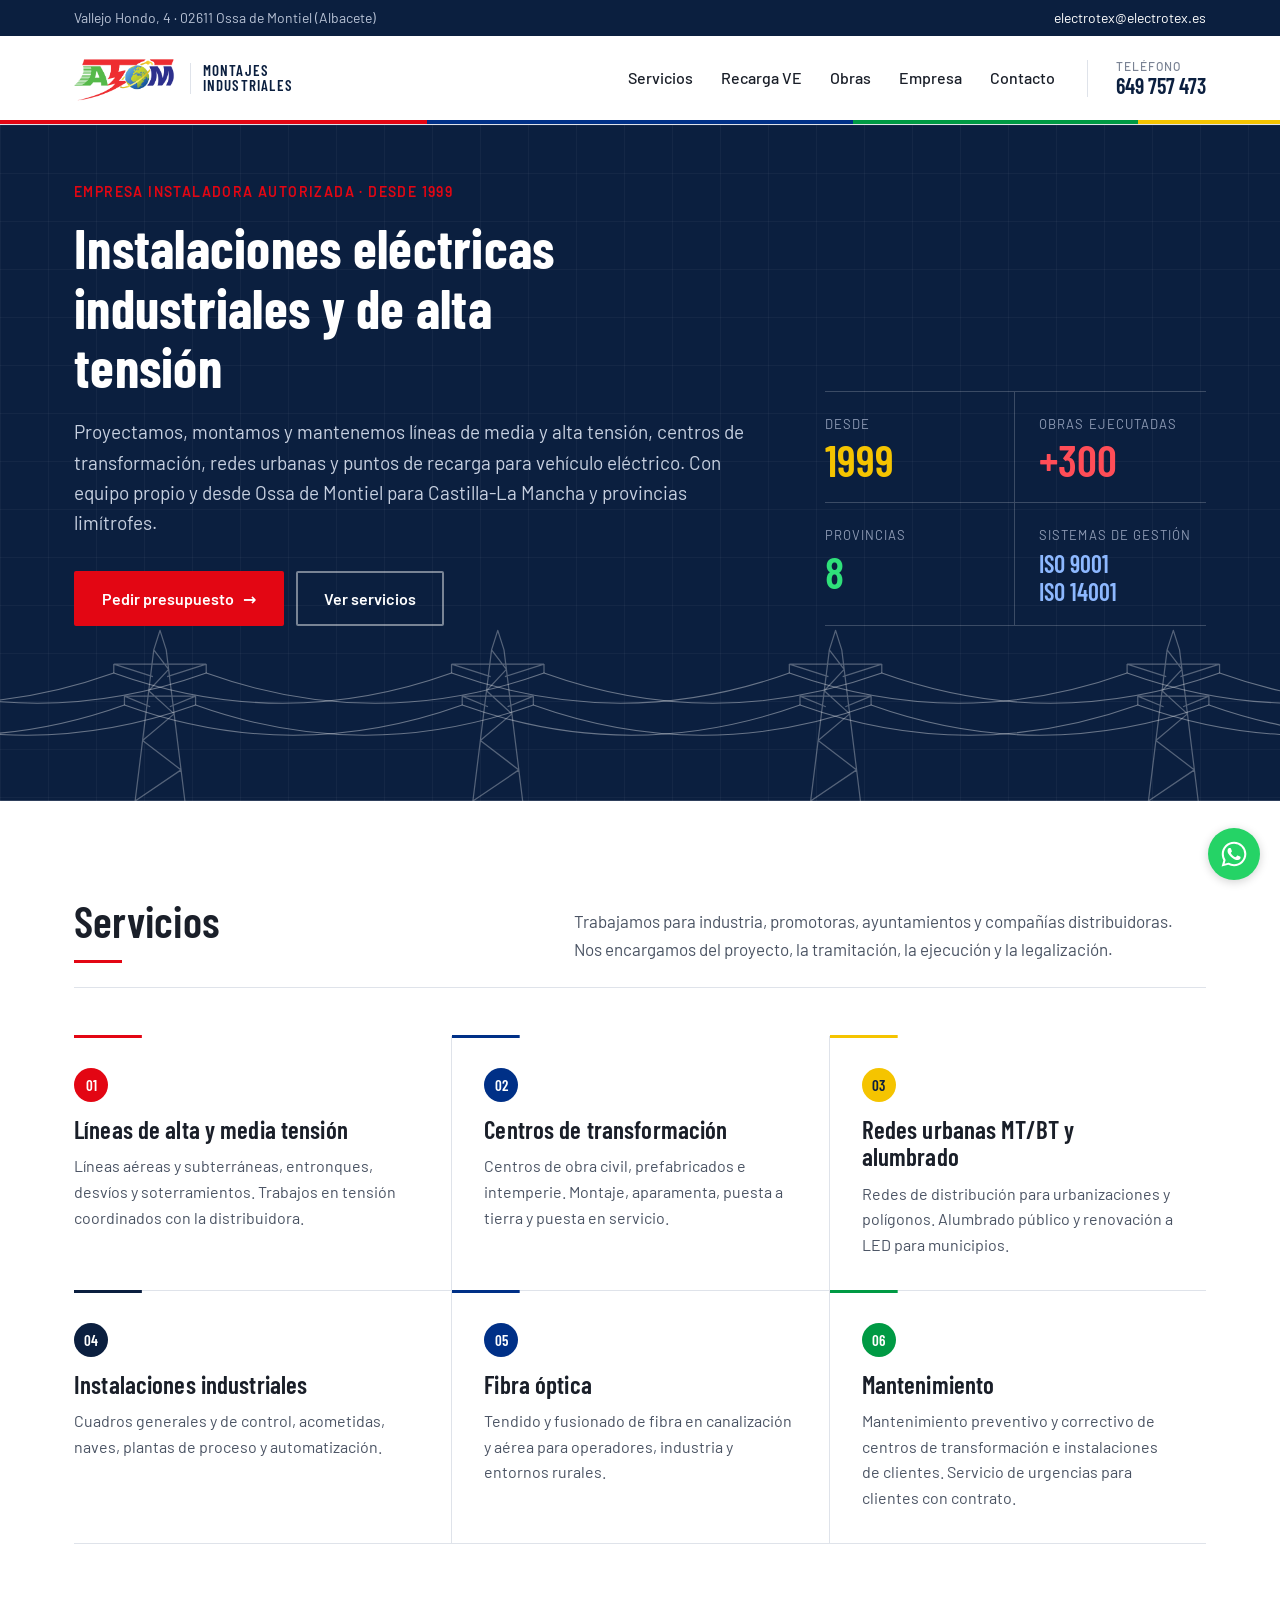
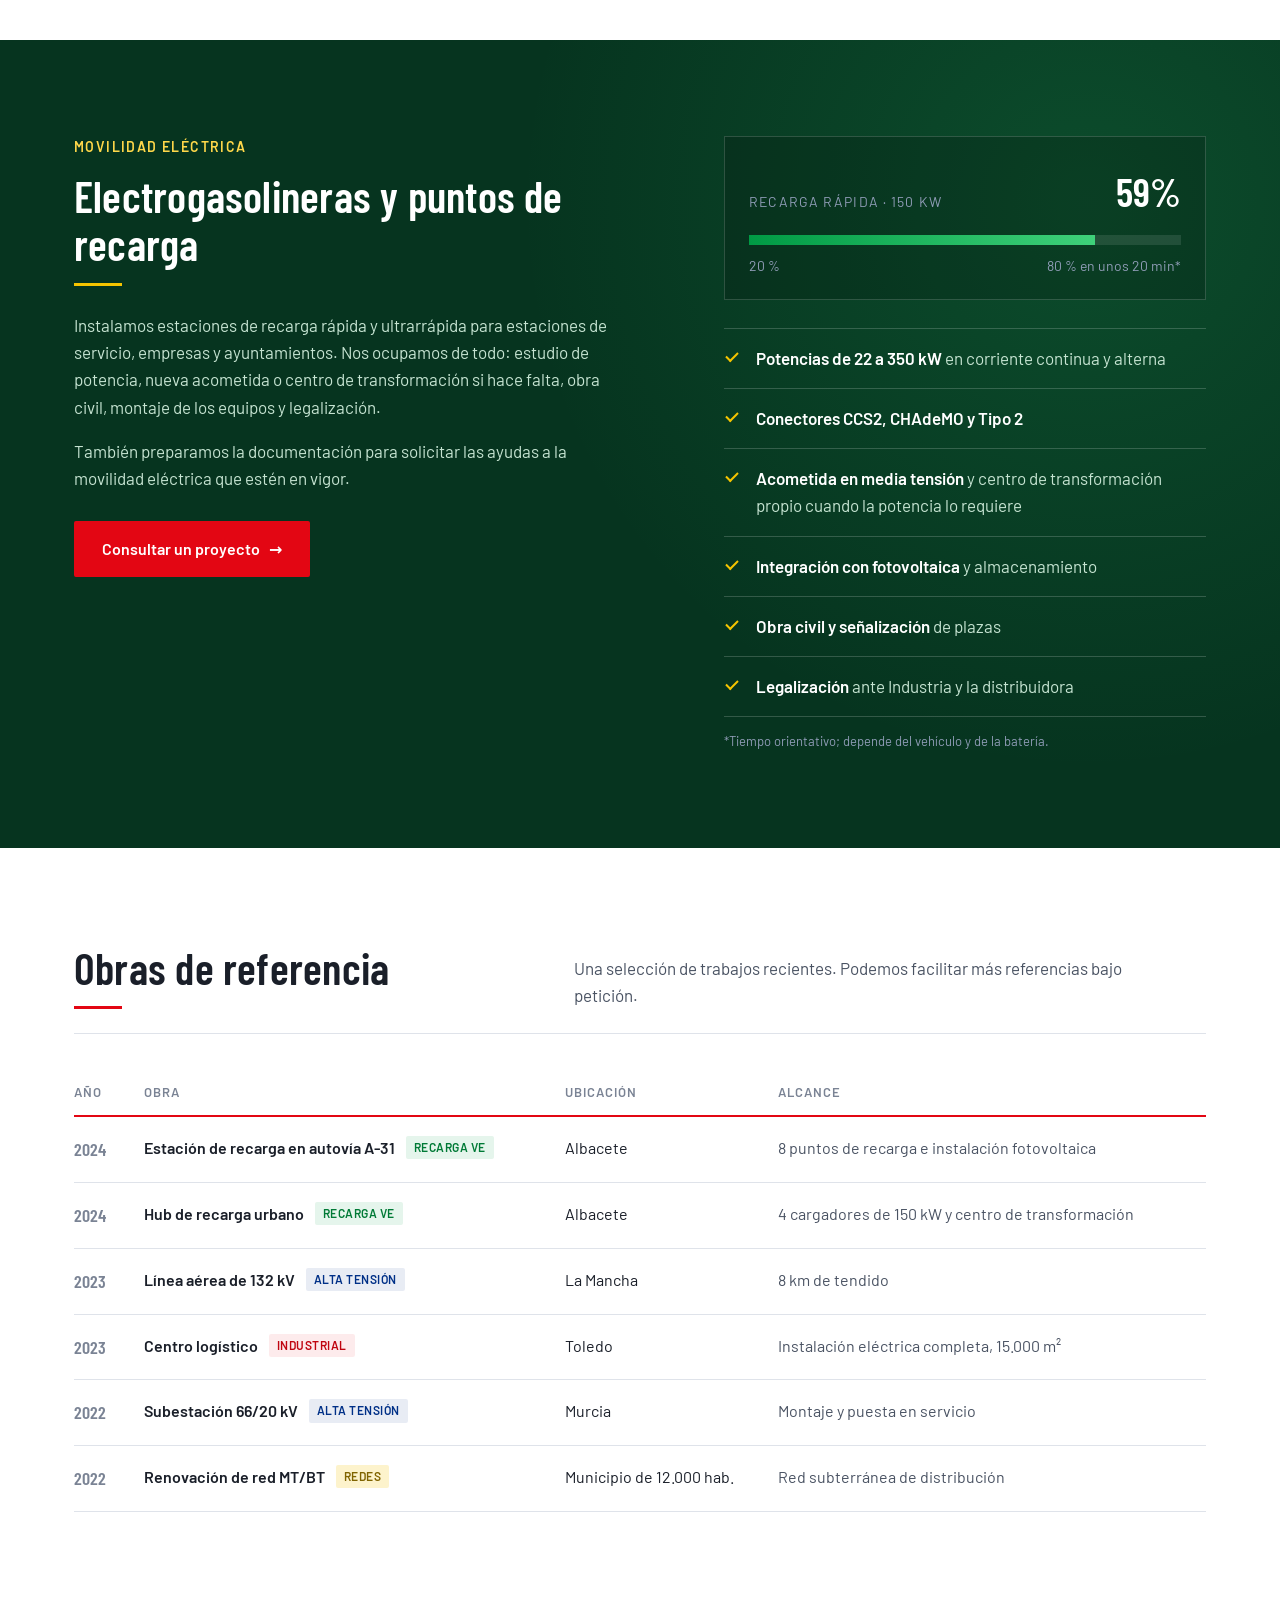
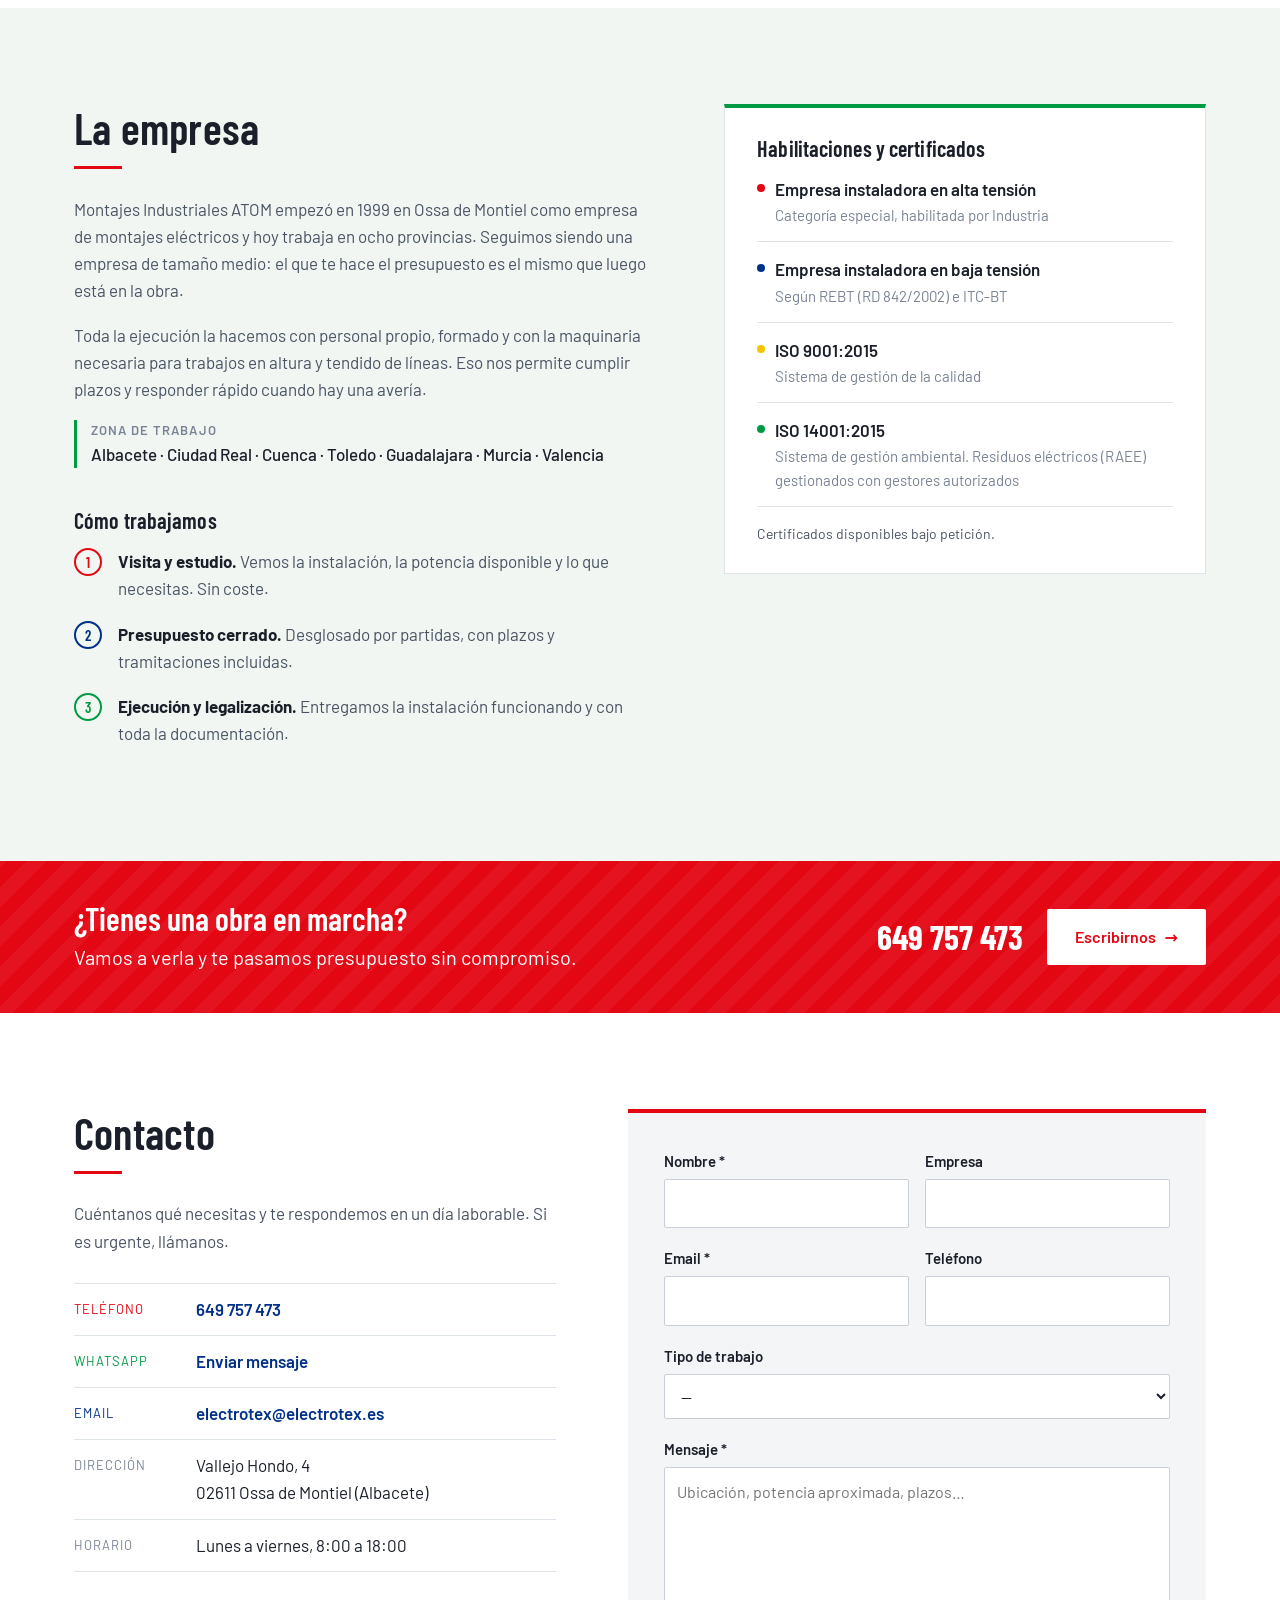
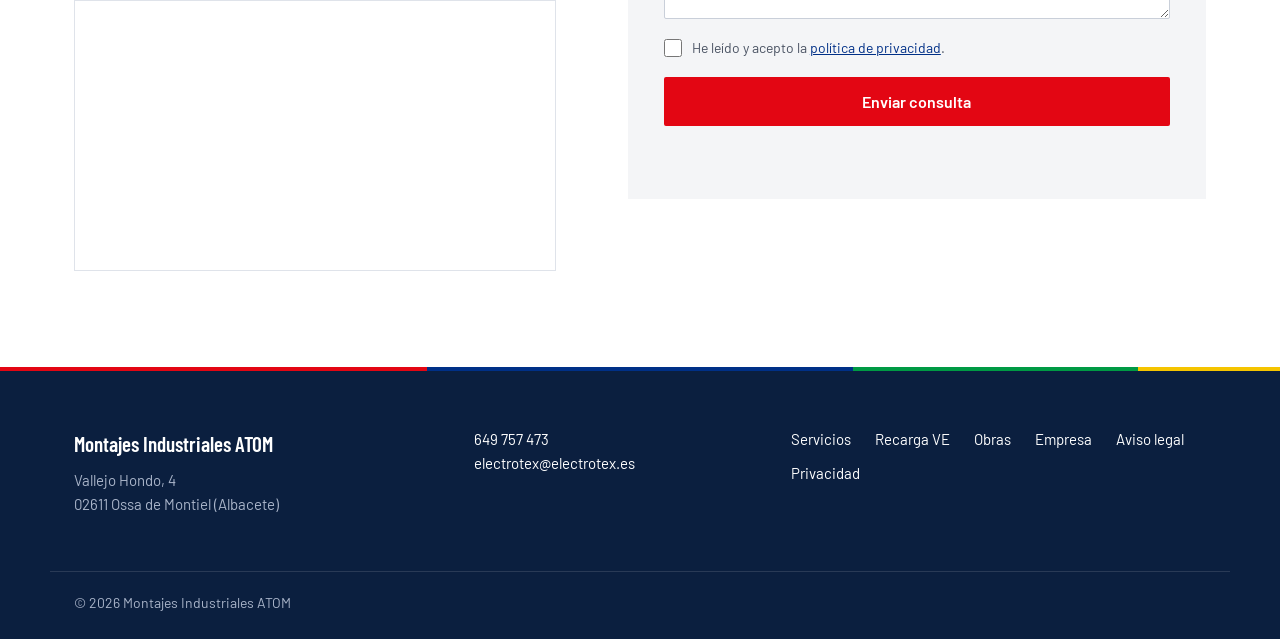
<file: index.html>
<!DOCTYPE html>
<html lang="es">
<head>
  <meta charset="UTF-8" />
  <meta name="viewport" content="width=device-width, initial-scale=1.0" />

  <title>Montajes Industriales ATOM · Instalaciones eléctricas industriales y alta tensión</title>
  <meta name="description" content="Instalaciones eléctricas industriales, líneas de alta y media tensión, centros de transformación y electrogasolineras. Empresa instaladora autorizada en Ossa de Montiel (Albacete) desde 1999." />
  <link rel="canonical" href="https://www.atomelectricidad.es/" />

  <meta property="og:type"        content="website" />
  <meta property="og:title"       content="Montajes Industriales ATOM" />
  <meta property="og:description" content="Instalaciones eléctricas industriales, alta tensión y electrogasolineras desde 1999." />
  <meta property="og:image"       content="https://www.atomelectricidad.es/logo.png" />
  <meta property="og:url"         content="https://www.atomelectricidad.es/" />
  <meta property="og:locale"      content="es_ES" />

  <meta name="theme-color" content="#0b1f3f" />
  <link rel="icon" type="image/png" href="logo.png" />

  <link rel="preconnect" href="https://fonts.googleapis.com" />
  <link rel="preconnect" href="https://fonts.gstatic.com" crossorigin />
  <link href="https://fonts.googleapis.com/css2?family=Barlow+Condensed:wght@500;600;700&family=Barlow:wght@400;500;600&display=swap" rel="stylesheet" />

  <link rel="stylesheet" href="css/styles.css" />

  <script type="application/ld+json">
  {
    "@context": "https://schema.org",
    "@type": "ElectricalContractor",
    "name": "Montajes Industriales ATOM",
    "image": "https://www.atomelectricidad.es/logo.png",
    "telephone": "+34649757473",
    "email": "electrotex@electrotex.es",
    "url": "https://www.atomelectricidad.es",
    "address": {
      "@type": "PostalAddress",
      "streetAddress": "Vallejo Hondo, 4",
      "addressLocality": "Ossa de Montiel",
      "postalCode": "02611",
      "addressRegion": "Albacete",
      "addressCountry": "ES"
    },
    "geo": { "@type": "GeoCoordinates", "latitude": 38.5966, "longitude": -2.7338 },
    "openingHours": "Mo-Fr 08:00-18:00",
    "areaServed": ["Albacete","Ciudad Real","Murcia","Toledo","Cuenca","Guadalajara","Valencia"]
  }
  </script>
</head>

<body>

<a class="skip" href="#main">Saltar al contenido</a>

<!-- Barra superior -->
<div class="topbar">
  <div class="wrap topbar-inner">
    <span>Vallejo Hondo, 4 · 02611 Ossa de Montiel (Albacete)</span>
    <span class="topbar-right">
      <a href="mailto:electrotex@electrotex.es">electrotex@electrotex.es</a>
    </span>
  </div>
</div>

<!-- Cabecera -->
<header class="header" id="header">
  <div class="wrap header-inner">
    <a href="#top" class="brand" aria-label="Montajes Industriales ATOM — inicio">
      <img src="logo.png" alt="ATOM" width="120" height="58" />
      <span class="brand-name">Montajes<br />Industriales</span>
    </a>

    <nav class="nav" id="nav" aria-label="Navegación principal">
      <a href="#servicios">Servicios</a>
      <a href="#recarga">Recarga VE</a>
      <a href="#obras">Obras</a>
      <a href="#empresa">Empresa</a>
      <a href="#contacto">Contacto</a>
      <a href="tel:+34649757473" class="nav-phone-mobile">Llamar · 649 757 473</a>
    </nav>

    <a href="tel:+34649757473" class="header-phone">
      <small>Teléfono</small>
      649 757 473
    </a>

    <button class="burger" id="burger" aria-label="Abrir menú" aria-expanded="false" aria-controls="nav">
      <span></span><span></span>
    </button>
  </div>
  <div class="brand-stripe" aria-hidden="true"><span></span><span></span><span></span><span></span></div>
</header>

<main id="main">

<!-- Portada -->
<section class="hero" id="top">
  <div class="hero-line" id="hero-line" aria-hidden="true"></div>
  <div class="wrap hero-grid">
    <div class="hero-text">
      <p class="kicker">Empresa instaladora autorizada · Desde 1999</p>
      <h1>Instalaciones eléctricas industriales y de alta tensión</h1>
      <p class="hero-lead">
        Proyectamos, montamos y mantenemos líneas de media y alta tensión, centros de
        transformación, redes urbanas y puntos de recarga para vehículo eléctrico.
        Con equipo propio y desde Ossa de Montiel para Castilla-La Mancha y provincias limítrofes.
      </p>
      <div class="hero-actions">
        <a href="#contacto" class="btn btn-primary">Pedir presupuesto <span class="arr" aria-hidden="true">→</span></a>
        <a href="#servicios" class="btn btn-outline-light">Ver servicios</a>
      </div>
    </div>

    <dl class="hero-facts">
      <div><dt>Desde</dt><dd>1999</dd></div>
      <div><dt>Obras ejecutadas</dt><dd>+<span data-count="300">300</span></dd></div>
      <div><dt>Provincias</dt><dd><span data-count="8">8</span></dd></div>
      <div><dt>Sistemas de gestión</dt><dd class="dd-sm">ISO 9001<br />ISO 14001</dd></div>
    </dl>
  </div>
</section>

<!-- Servicios -->
<section class="section" id="servicios">
  <div class="wrap">
    <header class="section-head">
      <h2>Servicios</h2>
      <p>Trabajamos para industria, promotoras, ayuntamientos y compañías distribuidoras. Nos encargamos del proyecto, la tramitación, la ejecución y la legalización.</p>
    </header>

    <ol class="services">
      <li style="--c:var(--red)">
        <span class="num">01</span>
        <h3>Líneas de alta y media tensión</h3>
        <p>Líneas aéreas y subterráneas, entronques, desvíos y soterramientos. Trabajos en tensión coordinados con la distribuidora.</p>
      </li>
      <li style="--c:var(--blue)">
        <span class="num">02</span>
        <h3>Centros de transformación</h3>
        <p>Centros de obra civil, prefabricados e intemperie. Montaje, aparamenta, puesta a tierra y puesta en servicio.</p>
      </li>
      <li style="--c:var(--gold)">
        <span class="num">03</span>
        <h3>Redes urbanas MT/BT y alumbrado</h3>
        <p>Redes de distribución para urbanizaciones y polígonos. Alumbrado público y renovación a LED para municipios.</p>
      </li>
      <li style="--c:var(--navy)">
        <span class="num">04</span>
        <h3>Instalaciones industriales</h3>
        <p>Cuadros generales y de control, acometidas, naves, plantas de proceso y automatización.</p>
      </li>
      <li style="--c:var(--blue)">
        <span class="num">05</span>
        <h3>Fibra óptica</h3>
        <p>Tendido y fusionado de fibra en canalización y aérea para operadores, industria y entornos rurales.</p>
      </li>
      <li style="--c:var(--green)">
        <span class="num">06</span>
        <h3>Mantenimiento</h3>
        <p>Mantenimiento preventivo y correctivo de centros de transformación e instalaciones de clientes. Servicio de urgencias para clientes con contrato.</p>
      </li>
    </ol>
  </div>
</section>

<!-- Recarga -->
<section class="section section-dark section-green" id="recarga">
  <div class="wrap split">
    <div>
      <p class="kicker kicker-light">Movilidad eléctrica</p>
      <h2>Electrogasolineras y puntos de recarga</h2>
      <p class="lead-light">
        Instalamos estaciones de recarga rápida y ultrarrápida para estaciones de servicio,
        empresas y ayuntamientos. Nos ocupamos de todo: estudio de potencia, nueva acometida
        o centro de transformación si hace falta, obra civil, montaje de los equipos y legalización.
      </p>
      <p class="lead-light">
        También preparamos la documentación para solicitar las ayudas a la movilidad eléctrica que estén en vigor.
      </p>
      <a href="#contacto" class="btn btn-primary">Consultar un proyecto <span class="arr" aria-hidden="true">→</span></a>
    </div>

    <div>
    <div class="charge" id="charge">
      <div class="charge-top">
        <span>Recarga rápida · 150 kW</span>
        <span class="charge-pct"><span id="charge-pct">20</span>%</span>
      </div>
      <div class="charge-bar"><div class="charge-fill"></div></div>
      <div class="charge-foot">
        <span>20 %</span><span>80 % en unos 20 min*</span>
      </div>
    </div>
    <ul class="checklist">
      <li><strong>Potencias de 22 a 350 kW</strong> en corriente continua y alterna</li>
      <li><strong>Conectores CCS2, CHAdeMO y Tipo 2</strong></li>
      <li><strong>Acometida en media tensión</strong> y centro de transformación propio cuando la potencia lo requiere</li>
      <li><strong>Integración con fotovoltaica</strong> y almacenamiento</li>
      <li><strong>Obra civil y señalización</strong> de plazas</li>
      <li><strong>Legalización</strong> ante Industria y la distribuidora</li>
    </ul>
    <p class="fineprint">*Tiempo orientativo; depende del vehículo y de la batería.</p>
    </div>
  </div>
</section>

<!-- Obras -->
<section class="section" id="obras">
  <div class="wrap">
    <header class="section-head">
      <h2>Obras de referencia</h2>
      <p>Una selección de trabajos recientes. Podemos facilitar más referencias bajo petición.</p>
    </header>

    <div class="table-wrap">
      <table class="works">
        <thead>
          <tr><th>Año</th><th>Obra</th><th>Ubicación</th><th>Alcance</th></tr>
        </thead>
        <tbody>
          <tr><td>2024</td><td>Estación de recarga en autovía A-31 <span class="tag tag-ve">Recarga VE</span></td><td>Albacete</td><td>8 puntos de recarga e instalación fotovoltaica</td></tr>
          <tr><td>2024</td><td>Hub de recarga urbano <span class="tag tag-ve">Recarga VE</span></td><td>Albacete</td><td>4 cargadores de 150 kW y centro de transformación</td></tr>
          <tr><td>2023</td><td>Línea aérea de 132 kV <span class="tag tag-at">Alta tensión</span></td><td>La Mancha</td><td>8 km de tendido</td></tr>
          <tr><td>2023</td><td>Centro logístico <span class="tag tag-ind">Industrial</span></td><td>Toledo</td><td>Instalación eléctrica completa, 15.000 m²</td></tr>
          <tr><td>2022</td><td>Subestación 66/20 kV <span class="tag tag-at">Alta tensión</span></td><td>Murcia</td><td>Montaje y puesta en servicio</td></tr>
          <tr><td>2022</td><td>Renovación de red MT/BT <span class="tag tag-red">Redes</span></td><td>Municipio de 12.000 hab.</td><td>Red subterránea de distribución</td></tr>
        </tbody>
      </table>
    </div>
  </div>
</section>

<!-- Empresa -->
<section class="section section-alt" id="empresa">
  <div class="wrap split">
    <div>
      <h2>La empresa</h2>
      <p>
        Montajes Industriales ATOM empezó en 1999 en Ossa de Montiel como empresa de montajes eléctricos
        y hoy trabaja en ocho provincias. Seguimos siendo una empresa de tamaño medio: el que te hace el
        presupuesto es el mismo que luego está en la obra.
      </p>
      <p>
        Toda la ejecución la hacemos con personal propio, formado y con la maquinaria necesaria para
        trabajos en altura y tendido de líneas. Eso nos permite cumplir plazos y responder rápido
        cuando hay una avería.
      </p>

      <p class="zones"><span>Zona de trabajo</span> Albacete · Ciudad Real · Cuenca · Toledo · Guadalajara · Murcia · Valencia</p>

      <h3 class="h-small">Cómo trabajamos</h3>
      <ol class="steps">
        <li><strong>Visita y estudio.</strong> Vemos la instalación, la potencia disponible y lo que necesitas. Sin coste.</li>
        <li><strong>Presupuesto cerrado.</strong> Desglosado por partidas, con plazos y tramitaciones incluidas.</li>
        <li><strong>Ejecución y legalización.</strong> Entregamos la instalación funcionando y con toda la documentación.</li>
      </ol>
    </div>

    <aside class="credentials" aria-label="Habilitaciones y certificados">
      <h3 class="h-small">Habilitaciones y certificados</h3>
      <ul>
        <li>
          <strong>Empresa instaladora en alta tensión</strong>
          <span>Categoría especial, habilitada por Industria</span>
        </li>
        <li>
          <strong>Empresa instaladora en baja tensión</strong>
          <span>Según REBT (RD 842/2002) e ITC-BT</span>
        </li>
        <li>
          <strong>ISO 9001:2015</strong>
          <span>Sistema de gestión de la calidad</span>
        </li>
        <li>
          <strong>ISO 14001:2015</strong>
          <span>Sistema de gestión ambiental. Residuos eléctricos (RAEE) gestionados con gestores autorizados</span>
        </li>
      </ul>
      <p class="note">Certificados disponibles bajo petición.</p>
    </aside>
  </div>
</section>

<!-- Llamada a la acción -->
<section class="cta-band">
  <div class="wrap cta-inner">
    <p class="cta-text"><strong>¿Tienes una obra en marcha?</strong> Vamos a verla y te pasamos presupuesto sin compromiso.</p>
    <div class="cta-actions">
      <a href="tel:+34649757473" class="cta-phone">649 757 473</a>
      <a href="#contacto" class="btn btn-light">Escribirnos <span class="arr" aria-hidden="true">→</span></a>
    </div>
  </div>
</section>

<!-- Contacto -->
<section class="section" id="contacto">
  <div class="wrap contact-grid">
    <div>
      <h2>Contacto</h2>
      <p>Cuéntanos qué necesitas y te respondemos en un día laborable. Si es urgente, llámanos.</p>

      <ul class="contact-list">
        <li><span>Teléfono</span><a href="tel:+34649757473">649 757 473</a></li>
        <li><span>WhatsApp</span><a href="https://wa.me/34649757473" target="_blank" rel="noopener">Enviar mensaje</a></li>
        <li><span>Email</span><a href="mailto:electrotex@electrotex.es">electrotex@electrotex.es</a></li>
        <li><span>Dirección</span>Vallejo Hondo, 4<br />02611 Ossa de Montiel (Albacete)</li>
        <li><span>Horario</span>Lunes a viernes, 8:00 a 18:00</li>
      </ul>

      <div class="map">
        <iframe
          src="https://maps.google.com/maps?q=Vallejo+Hondo+4,+Ossa+de+Montiel,+Albacete&output=embed&z=14"
          loading="lazy"
          referrerpolicy="no-referrer-when-downgrade"
          title="Mapa: Vallejo Hondo 4, Ossa de Montiel"></iframe>
      </div>
    </div>

    <form id="contact-form" class="form" novalidate>
      <div class="form-row">
        <label>Nombre *
          <input name="nombre" type="text" required autocomplete="name" />
        </label>
        <label>Empresa
          <input name="empresa" type="text" autocomplete="organization" />
        </label>
      </div>
      <div class="form-row">
        <label>Email *
          <input name="email" type="email" required autocomplete="email" />
        </label>
        <label>Teléfono
          <input name="telefono" type="tel" autocomplete="tel" />
        </label>
      </div>
      <label>Tipo de trabajo
        <select name="servicio">
          <option value="">—</option>
          <option>Línea de alta / media tensión</option>
          <option>Centro de transformación</option>
          <option>Red urbana o alumbrado</option>
          <option>Instalación industrial</option>
          <option>Puntos de recarga / electrogasolinera</option>
          <option>Fibra óptica</option>
          <option>Mantenimiento</option>
          <option>Otro</option>
        </select>
      </label>
      <label>Mensaje *
        <textarea name="mensaje" rows="5" required placeholder="Ubicación, potencia aproximada, plazos…"></textarea>
      </label>
      <label class="check">
        <input type="checkbox" name="gdpr" id="gdpr" required />
        <span>He leído y acepto la <a href="/politica-privacidad" target="_blank" rel="noopener">política de privacidad</a>.</span>
      </label>
      <button type="submit" class="btn btn-primary">Enviar consulta</button>
      <p class="form-status" id="form-status" role="status" aria-live="polite"></p>
    </form>
  </div>
</section>

</main>

<footer class="footer">
  <div class="brand-stripe" aria-hidden="true"><span></span><span></span><span></span><span></span></div>
  <div class="wrap footer-grid">
    <div>
      <strong class="footer-name">Montajes Industriales ATOM</strong>
      <p>Vallejo Hondo, 4<br />02611 Ossa de Montiel (Albacete)</p>
    </div>
    <div>
      <p><a href="tel:+34649757473">649 757 473</a><br /><a href="mailto:electrotex@electrotex.es">electrotex@electrotex.es</a></p>
    </div>
    <nav class="footer-nav" aria-label="Pie de página">
      <a href="#servicios">Servicios</a>
      <a href="#recarga">Recarga VE</a>
      <a href="#obras">Obras</a>
      <a href="#empresa">Empresa</a>
      <a href="/aviso-legal">Aviso legal</a>
      <a href="/politica-privacidad">Privacidad</a>
    </nav>
  </div>
  <div class="wrap footer-bottom">
    © <span id="year">2026</span> Montajes Industriales ATOM
  </div>
</footer>

<nav class="mobile-bar" aria-label="Contacto rápido">
  <a href="tel:+34649757473" class="mb-call">Llamar</a>
  <a href="https://wa.me/34649757473" target="_blank" rel="noopener" class="mb-wa">WhatsApp</a>
</nav>

<a class="wa-float" href="https://wa.me/34649757473" target="_blank" rel="noopener" aria-label="Escribir por WhatsApp">
  <svg viewBox="0 0 24 24" width="26" height="26" aria-hidden="true"><path fill="currentColor" d="M17.47 14.38c-.3-.15-1.75-.86-2.02-.96-.27-.1-.47-.15-.67.15-.2.3-.77.96-.94 1.16-.17.2-.35.22-.64.07-.3-.15-1.25-.46-2.38-1.47-.88-.79-1.47-1.76-1.65-2.06-.17-.3-.02-.46.13-.6.13-.14.3-.35.45-.52.15-.17.2-.3.3-.5.1-.2.05-.37-.03-.52-.07-.15-.67-1.61-.92-2.2-.24-.58-.49-.5-.67-.51h-.57c-.2 0-.52.07-.79.37-.27.3-1.04 1.02-1.04 2.48 0 1.46 1.07 2.88 1.21 3.07.15.2 2.1 3.2 5.08 4.49.71.31 1.26.49 1.69.63.71.22 1.36.19 1.87.12.57-.09 1.75-.72 2-1.41.25-.69.25-1.29.17-1.41-.07-.12-.27-.2-.57-.35zM12.04 21.5h-.01a9.4 9.4 0 0 1-4.8-1.32l-.34-.2-3.57.94.95-3.48-.22-.36a9.4 9.4 0 0 1-1.44-5.02c0-5.2 4.23-9.43 9.44-9.43a9.38 9.38 0 0 1 9.43 9.44c0 5.2-4.24 9.43-9.44 9.43zm8.03-17.46A11.27 11.27 0 0 0 12.04.72C5.79.72.7 5.8.7 12.06c0 2 .52 3.95 1.52 5.66L.6 23.6l6.02-1.58a11.32 11.32 0 0 0 5.42 1.38h.01c6.25 0 11.34-5.09 11.34-11.34 0-3.03-1.18-5.88-3.32-8.02z"/></svg>
</a>

<script src="js/main.js" defer></script>
</body>
</html>
</file>
<file: css/styles.css>
/* Montajes Industriales ATOM — hoja de estilos */

:root {
  --navy:      #0b1f3f;
  --navy-2:    #132b52;
  --blue:      #003087;
  --red:       #E30613;
  --red-dark:  #c00510;
  --green:     #009A44;
  --gold:      #F5C400;
  --gold-dark: #c99d00;

  --ink:       #1a1f29;
  --ink-2:     #4a5363;
  --ink-3:     #7a8394;
  --line:      #dfe3ea;
  --paper:     #ffffff;
  --paper-2:   #f4f5f7;

  --head: 'Barlow Condensed', 'Arial Narrow', sans-serif;
  --body: 'Barlow', system-ui, -apple-system, 'Segoe UI', sans-serif;

  --wrap: 1180px;
  --header-h: 84px;
}

*, *::before, *::after { box-sizing: border-box; }
html { scroll-behavior: smooth; scroll-padding-top: var(--header-h); -webkit-text-size-adjust: 100%; }
body {
  margin: 0;
  font-family: var(--body);
  font-size: 17px;
  line-height: 1.6;
  color: var(--ink);
  background: var(--paper);
  -webkit-font-smoothing: antialiased;
}
img { max-width: 100%; height: auto; display: block; }
a { color: var(--blue); }
a:hover { color: var(--red); }
h1, h2, h3 { font-family: var(--head); font-weight: 600; line-height: 1.1; margin: 0 0 .6em; letter-spacing: .005em; }
h2 { font-size: clamp(2rem, 3.6vw, 2.75rem); }
p { margin: 0 0 1em; }

.wrap { max-width: var(--wrap); margin: 0 auto; padding: 0 24px; }
@media (max-width: 600px) { .wrap { padding: 0 16px; } }

.skip { position: absolute; left: -9999px; }
.skip:focus { left: 16px; top: 16px; z-index: 100; background: #fff; padding: 8px 12px; }

:focus-visible { outline: 2px solid var(--red); outline-offset: 2px; }

/* ── Barra superior ─────────────────────────────── */
.topbar { background: var(--navy); color: #b9c3d6; font-size: 14px; }
.topbar-inner { display: flex; justify-content: space-between; gap: 16px; padding-top: 7px; padding-bottom: 7px; }
.topbar-right { display: flex; gap: 24px; }
.topbar a { color: #fff; text-decoration: none; }
.topbar a:hover { text-decoration: underline; }
@media (max-width: 760px) { .topbar { display: none; } }

/* ── Cabecera ───────────────────────────────────── */
.header {
  position: sticky; top: 0; z-index: 50;
  background: #fff;
  border-bottom: 1px solid var(--line);
}
.header { transition: transform .3s ease, box-shadow .3s ease; }
.header.is-scrolled { box-shadow: 0 1px 12px rgba(11,31,63,.08); }
.header.is-hidden { transform: translateY(-100%); }
.header-inner { display: flex; align-items: center; gap: 32px; height: var(--header-h); }

.brand { display: flex; align-items: center; gap: 12px; text-decoration: none; color: var(--navy); flex-shrink: 0; }
.brand img { height: 52px; width: auto; }
.brand-name {
  font-family: var(--head); font-weight: 600; font-size: 15px; line-height: 1.05;
  text-transform: uppercase; letter-spacing: .08em;
  border-left: 1px solid var(--line); padding-left: 12px;
}

.nav { display: flex; gap: 28px; margin-left: auto; }
.nav a {
  font-weight: 500; font-size: 16px; color: var(--ink); text-decoration: none;
  padding: 6px 0; border-bottom: 2px solid transparent;
}
.nav a:hover { color: var(--ink); border-bottom-color: var(--red); }
.nav-phone-mobile { display: none; }

.header-phone {
  display: flex; flex-direction: column; text-decoration: none;
  font-family: var(--head); font-weight: 600; font-size: 22px; color: var(--navy); line-height: 1.1;
  padding-left: 28px; border-left: 1px solid var(--line);
}
.header-phone small { font-family: var(--body); font-weight: 500; font-size: 12px; color: var(--ink-3); text-transform: uppercase; letter-spacing: .08em; }
.header-phone:hover { color: var(--red); }

.burger { display: none; margin-left: auto; width: 44px; height: 44px; border: 0; background: none; cursor: pointer; position: relative; }
.burger span { position: absolute; left: 10px; right: 10px; height: 2px; background: var(--navy); transition: transform .2s; }
.burger span:first-child { top: 17px; }
.burger span:last-child  { top: 25px; }
.burger[aria-expanded="true"] span:first-child { transform: translateY(4px) rotate(45deg); }
.burger[aria-expanded="true"] span:last-child  { transform: translateY(-4px) rotate(-45deg); }

@media (max-width: 1000px) {
  .header-phone { display: none; }
}
@media (max-width: 860px) {
  :root { --header-h: 68px; }
  .brand img { height: 42px; }
  .burger { display: block; }
  .nav {
    position: fixed; inset: var(--header-h) 0 auto 0;
    flex-direction: column; gap: 0;
    background: #fff; border-bottom: 1px solid var(--line);
    padding: 8px 16px 16px;
    display: none;
  }
  .nav.is-open { display: flex; }
  .nav a { padding: 14px 0; border-bottom: 1px solid var(--line); }
  .nav a:hover { border-bottom-color: var(--line); color: var(--red); }
  .nav-phone-mobile { display: block; font-weight: 600; color: var(--red) !important; border-bottom: 0 !important; }
}

/* ── Botones ────────────────────────────────────── */
.btn {
  display: inline-block; text-decoration: none; cursor: pointer;
  font-family: var(--body); font-weight: 600; font-size: 16px;
  padding: 13px 26px; border-radius: 2px; border: 2px solid transparent;
  transition: background-color .15s, color .15s, border-color .15s;
}
.btn-primary { background: var(--red); color: #fff; border-color: var(--red); }
.btn-primary:hover { background: var(--red-dark); border-color: var(--red-dark); color: #fff; }
.btn-outline-light { color: #fff; border-color: rgba(255,255,255,.45); }
.btn-outline-light:hover { color: #fff; border-color: #fff; }

.kicker {
  font-size: 14px; font-weight: 600; text-transform: uppercase; letter-spacing: .1em;
  color: var(--red); margin-bottom: 14px;
}
.kicker-light { color: #ff5b63; }

/* ── Portada ────────────────────────────────────── */
.hero {
  background-color: var(--navy);
  /* Para usar una foto real de obra: background-image: linear-gradient(90deg, rgba(11,31,63,.92) 40%, rgba(11,31,63,.55)), url('../img/obra.jpg'); background-size: cover; */
  background-image:
    linear-gradient(rgba(255,255,255,.035) 1px, transparent 1px),
    linear-gradient(90deg, rgba(255,255,255,.035) 1px, transparent 1px);
  background-size: 48px 48px;
  color: #fff;
  position: relative; overflow: hidden;
}
.hero-grid {
  display: grid; grid-template-columns: 1.8fr 1fr; gap: 64px; align-items: end;
  padding-top: 56px; padding-bottom: 175px;
  position: relative; z-index: 1;
}
.hero h1 { font-size: clamp(2.3rem, 4.4vw, 3.4rem); font-weight: 700; margin-bottom: 20px; max-width: 20ch; }
.hero-lead { font-size: 19px; color: #c7d0e0; max-width: 62ch; margin-bottom: 32px; }
.hero-actions { display: flex; flex-wrap: wrap; gap: 12px; }

.hero-facts { margin: 0; display: grid; grid-template-columns: 1fr 1fr; border-top: 1px solid rgba(255,255,255,.2); }
.hero-facts > div { padding: 22px 0 20px; border-bottom: 1px solid rgba(255,255,255,.2); }
.hero-facts > div:nth-child(odd) { padding-right: 20px; border-right: 1px solid rgba(255,255,255,.2); }
.hero-facts > div:nth-child(even) { padding-left: 24px; }
.hero-facts dt { font-size: 13px; text-transform: uppercase; letter-spacing: .08em; color: #8f9cb6; margin-bottom: 4px; }
.hero-facts dd { margin: 0; font-family: var(--head); font-weight: 600; font-size: 44px; line-height: 1; }
.hero-facts .dd-sm { font-size: 24px; line-height: 1.15; }

@media (max-width: 900px) {
  .hero-grid { grid-template-columns: 1fr; gap: 48px; padding-top: 64px; padding-bottom: 150px; }
  .hero-lead { font-size: 17px; }
}

/* ── Secciones ──────────────────────────────────── */
.section { padding: 96px 0; }
.section-alt { background: var(--paper-2); }
.section-dark { background: var(--navy); color: #fff; }
@media (max-width: 700px) { .section { padding: 64px 0; } }

.section-head { display: grid; grid-template-columns: 1fr 1.4fr; gap: 48px; align-items: end; margin-bottom: 48px; padding-bottom: 24px; border-bottom: 1px solid var(--line); }
.section-head h2 { margin: 0; }
.section-head p { margin: 0; color: var(--ink-2); max-width: 60ch; }
@media (max-width: 800px) { .section-head { grid-template-columns: 1fr; gap: 12px; } }

.split { display: grid; grid-template-columns: 1.2fr 1fr; gap: 72px; align-items: start; }
@media (max-width: 900px) { .split { grid-template-columns: 1fr; gap: 40px; } }

.h-small { font-size: 22px; margin-top: 40px; margin-bottom: 16px; }

/* ── Servicios ──────────────────────────────────── */
.services { list-style: none; margin: 0; padding: 0; display: grid; grid-template-columns: repeat(3, 1fr); }
.services li { padding: 32px 32px 32px 0; border-bottom: 1px solid var(--line); }
.services li:not(:nth-child(3n+1)) { padding-left: 32px; border-left: 1px solid var(--line); }
.services li { position: relative; transition: background-color .25s ease; }
.services li::before {
  content: ""; position: absolute; left: 0; right: 0; top: -1px; height: 3px;
  background: var(--c, var(--red)); transform: scaleX(0); transform-origin: left; transition: transform .35s ease;
}
.services li:hover::before { transform: scaleX(1); }
.services .num { display: block; font-family: var(--head); font-weight: 600; font-size: 15px; color: var(--c, var(--red)); margin-bottom: 10px; }
.services li[style*="gold"] .num { color: var(--gold-dark); }
.services h3 { font-size: 25px; margin-bottom: 10px; }
.services p { color: var(--ink-2); margin: 0; font-size: 16px; }
@media (max-width: 900px) {
  .services { grid-template-columns: 1fr 1fr; }
  .services li:not(:nth-child(3n+1)) { padding-left: 0; border-left: 0; }
  .services li:nth-child(even) { padding-left: 28px; border-left: 1px solid var(--line); }
  .services li:nth-child(odd) { padding-right: 28px; }
}
@media (max-width: 600px) {
  .services { grid-template-columns: 1fr; }
  .services li, .services li:nth-child(even) { padding: 24px 0; border-left: 0; }
}

/* ── Recarga ────────────────────────────────────── */
.lead-light { color: #c7d0e0; max-width: 56ch; }
.section-dark .btn { margin-top: 12px; }
.checklist { list-style: none; margin: 0; padding: 0; border-top: 1px solid rgba(255,255,255,.18); }
.checklist li {
  position: relative; padding: 16px 0 16px 32px;
  border-bottom: 1px solid rgba(255,255,255,.18); color: #c7d0e0;
}
.checklist li::before {
  content: ""; position: absolute; left: 2px; top: 23px;
  width: 12px; height: 7px; border-left: 2px solid var(--green); border-bottom: 2px solid var(--green);
  transform: rotate(-45deg);
}
.checklist strong { color: #fff; font-weight: 600; }

/* ── Obras ──────────────────────────────────────── */
.table-wrap { overflow-x: auto; }
.works { width: 100%; border-collapse: collapse; font-size: 16px; }
.works th {
  text-align: left; font-size: 13px; font-weight: 600; text-transform: uppercase; letter-spacing: .08em;
  color: var(--ink-3); padding: 0 16px 12px 0; border-bottom: 2px solid var(--navy);
}
.works td { padding: 18px 16px 18px 0; border-bottom: 1px solid var(--line); vertical-align: top; }
.works td:first-child { font-family: var(--head); font-weight: 600; font-size: 18px; color: var(--ink-3); width: 70px; }
.works td:nth-child(2) { font-weight: 600; }
.works td:nth-child(4) { color: var(--ink-2); }
.works tbody tr:hover { background: var(--paper-2); }
@media (max-width: 700px) {
  .works thead { display: none; }
  .works, .works tbody, .works tr, .works td { display: block; width: auto; }
  .works tr { padding: 16px 0; border-bottom: 1px solid var(--line); }
  .works td { padding: 0; border: 0; }
  .works td:first-child { font-size: 15px; }
  .works td:nth-child(3) { color: var(--ink-3); font-size: 15px; }
}

/* ── Empresa ────────────────────────────────────── */
#empresa p { color: var(--ink-2); max-width: 62ch; }
.steps { margin: 0; padding: 0; list-style: none; counter-reset: s; }
.steps li { counter-increment: s; position: relative; padding: 0 0 18px 44px; color: var(--ink-2); }
.steps li::before {
  content: counter(s); position: absolute; left: 0; top: 0;
  width: 28px; height: 28px; border: 2px solid var(--navy); border-radius: 50%;
  font-family: var(--head); font-weight: 600; font-size: 15px; line-height: 24px; text-align: center; color: var(--navy);
}
.steps strong { color: var(--ink); }

.credentials { background: #fff; border: 1px solid var(--line); border-top: 4px solid var(--navy); padding: 28px 32px; }
.credentials .h-small { margin-top: 0; }
.credentials ul { list-style: none; margin: 0; padding: 0; }
.credentials li { padding: 14px 0; border-bottom: 1px solid var(--line); }
.credentials li:first-child { padding-top: 0; }
.credentials strong { display: block; font-weight: 600; }
.credentials span { display: block; font-size: 15px; color: var(--ink-3); }
.credentials .note { font-size: 14px; color: var(--ink-3); margin: 16px 0 0; }

/* ── Contacto ───────────────────────────────────── */
.contact-grid { display: grid; grid-template-columns: 1fr 1.2fr; gap: 72px; }
@media (max-width: 900px) { .contact-grid { grid-template-columns: 1fr; gap: 48px; } }
#contacto > .wrap > div > p { color: var(--ink-2); }

.contact-list { list-style: none; margin: 28px 0; padding: 0; border-top: 1px solid var(--line); }
.contact-list li { display: grid; grid-template-columns: 110px 1fr; gap: 12px; padding: 12px 0; border-bottom: 1px solid var(--line); }
.contact-list span { font-size: 13px; text-transform: uppercase; letter-spacing: .08em; color: var(--ink-3); padding-top: 3px; }
.contact-list a { font-weight: 600; text-decoration: none; }

.map { border: 1px solid var(--line); aspect-ratio: 16 / 9; }
.map iframe { width: 100%; height: 100%; border: 0; display: block; filter: grayscale(.4); }

.form { background: var(--paper-2); padding: 36px; border-top: 4px solid var(--red); align-self: start; }
@media (max-width: 600px) { .form { padding: 24px 16px; margin: 0 -16px; } }
.form label { display: block; font-size: 15px; font-weight: 600; margin-bottom: 18px; }
.form input, .form select, .form textarea {
  display: block; width: 100%; margin-top: 6px;
  font: inherit; font-weight: 400; font-size: 16px; color: var(--ink);
  background: #fff; border: 1px solid #c9cfd9; border-radius: 2px; padding: 11px 12px;
}
.form input:focus, .form select:focus, .form textarea:focus { outline: none; border-color: var(--navy); box-shadow: 0 0 0 1px var(--navy); }
.form textarea { resize: vertical; min-height: 130px; }
.form-row { display: grid; grid-template-columns: 1fr 1fr; gap: 16px; }
@media (max-width: 560px) { .form-row { grid-template-columns: 1fr; gap: 0; } }
.form .check { display: flex; gap: 10px; align-items: flex-start; font-weight: 400; font-size: 14px; color: var(--ink-2); }
.form .check input { width: 18px; height: 18px; margin: 2px 0 0; flex-shrink: 0; accent-color: var(--navy); }
.form .check.is-invalid span { color: var(--red); }
.form .is-invalid input:not([type="checkbox"]), .form .is-invalid textarea { border-color: var(--red); }
.form button { width: 100%; }
.form-status { margin: 14px 0 0; font-size: 15px; min-height: 1.5em; }
.form-status.ok { color: var(--green); }
.form-status.err { color: var(--red); }

/* ── Pie ────────────────────────────────────────── */
.footer { background: var(--navy); color: #a9b4c9; font-size: 15px; padding-top: 56px; }
.footer a { color: #fff; text-decoration: none; }
.footer a:hover { text-decoration: underline; color: #fff; }
.footer-grid { display: grid; grid-template-columns: 1.3fr 1fr 1.5fr; gap: 40px; padding-bottom: 40px; }
.footer-name { display: block; color: #fff; font-family: var(--head); font-weight: 600; font-size: 21px; margin-bottom: 8px; }
.footer-nav { display: flex; flex-wrap: wrap; gap: 10px 24px; align-content: start; }
.footer-bottom { border-top: 1px solid rgba(255,255,255,.12); padding-top: 20px; padding-bottom: 24px; font-size: 14px; }
@media (max-width: 800px) { .footer-grid { grid-template-columns: 1fr; gap: 20px; } }

/* ── WhatsApp ───────────────────────────────────── */
.wa-float {
  position: fixed; right: 20px; bottom: 20px; z-index: 40;
  width: 52px; height: 52px; border-radius: 50%;
  display: grid; place-items: center;
  background: #25D366; color: #fff;
  box-shadow: 0 2px 10px rgba(0,0,0,.18);
}
.wa-float:hover { color: #fff; background: #1ebe5a; }

/* ── Aparición suave al hacer scroll ────────────── */
.js .reveal { opacity: 0; transform: translateY(16px); transition: opacity .6s ease, transform .6s ease; }
.js .reveal.is-in { opacity: 1; transform: none; }
@media (prefers-reduced-motion: reduce) {
  html { scroll-behavior: auto; }
  .js .reveal { opacity: 1; transform: none; transition: none; }
}

/* ── Franja con los colores del logo ────────────── */
.brand-stripe { display: grid; grid-template-columns: 3fr 3fr 2fr 1fr; height: 4px; }
.brand-stripe span:nth-child(1) { background: var(--red); }
.brand-stripe span:nth-child(2) { background: var(--blue); }
.brand-stripe span:nth-child(3) { background: var(--green); }
.brand-stripe span:nth-child(4) { background: var(--gold); }

/* ── Línea eléctrica animada de la portada ──────── */
.hero-line { position: absolute; left: 0; right: 0; bottom: 0; height: 200px; pointer-events: none; }
.hero-line svg { width: 100%; height: 100%; display: block; }
.hero-line .ground { stroke: rgba(255,255,255,.18); stroke-width: 1; }
.hero-line .tower { fill: none; stroke: rgba(255,255,255,.3); stroke-width: 1.4; stroke-linejoin: round;
  opacity: 0; transform: translateY(14px); transition: opacity .8s ease, transform .8s ease; }
.hero-line .cable { fill: none; stroke: rgba(255,255,255,.38); stroke-width: 1.2;
  stroke-dasharray: 1; stroke-dashoffset: 1; transition: stroke-dashoffset 2.2s cubic-bezier(.6,0,.2,1); }
.hero-line .pulse { fill: none; stroke-width: 3; stroke-linecap: round; stroke-dasharray: .05 .95; stroke-dashoffset: 1;
  opacity: 0; transition: opacity .6s ease; }
.hero-line .pulse-glow { stroke-width: 9; }
.hero-line.is-live .pulse-glow { opacity: .28; }
.hero-line.is-on .tower { opacity: 1; transform: none; }
.hero-line.is-on .cable { stroke-dashoffset: 0; }
.hero-line.is-live .pulse { opacity: 1; animation: flow var(--t, 6s) linear infinite; animation-delay: var(--dl, 0s); }
@keyframes flow { from { stroke-dashoffset: 1; } to { stroke-dashoffset: 0; } }
@media (max-width: 900px) { .hero-line { height: 170px; } }

/* Entrada de la portada */
.js .hero-text > *, .js .hero-facts { opacity: 0; transform: translateY(18px); animation: rise .8s cubic-bezier(.2,.7,.2,1) forwards; }
.js .hero-text > :nth-child(2) { animation-delay: .1s; }
.js .hero-text > :nth-child(3) { animation-delay: .2s; }
.js .hero-text > :nth-child(4) { animation-delay: .3s; }
.js .hero-facts { animation-delay: .45s; }
@keyframes rise { to { opacity: 1; transform: none; } }

/* ── Botones: flecha ────────────────────────────── */
.btn .arr { display: inline-block; margin-left: 6px; transition: transform .2s ease; }
.btn:hover .arr { transform: translateX(4px); }
.btn-light { background: #fff; color: var(--red); border-color: #fff; }
.btn-light:hover { background: var(--navy); border-color: var(--navy); color: #fff; }

/* ── Subrayado de títulos ───────────────────────── */
.section h2::after {
  content: ""; display: block; width: 48px; height: 3px; background: var(--red); margin-top: 14px;
  transform: scaleX(0); transform-origin: left; transition: transform .6s .25s ease;
}
.section h2.is-in::after, .section-head.is-in h2::after { transform: scaleX(1); }
.section-dark h2::after { background: var(--green); }

/* ── Panel de carga ─────────────────────────────── */
.charge { border: 1px solid rgba(255,255,255,.18); padding: 22px 24px; margin-bottom: 28px; background: rgba(255,255,255,.03); }
.charge-top { display: flex; justify-content: space-between; align-items: baseline; gap: 12px; font-size: 14px; text-transform: uppercase; letter-spacing: .08em; color: #8f9cb6; }
.charge-pct { font-family: var(--head); font-weight: 600; font-size: 40px; color: #fff; letter-spacing: 0; text-transform: none; }
.charge-bar { height: 10px; background: rgba(255,255,255,.1); margin: 12px 0 10px; overflow: hidden; }
.charge-fill {
  height: 100%; width: 20%;
  background: linear-gradient(90deg, var(--green), #3fd17a, var(--green));
  background-size: 200% 100%;
  transition: width 3.2s cubic-bezier(.4,0,.2,1);
}
.charge.is-in .charge-fill { width: 80%; animation: shimmer 1.6s linear infinite; }
@keyframes shimmer { from { background-position: 200% 0; } to { background-position: 0 0; } }
.charge-foot { display: flex; justify-content: space-between; font-size: 14px; color: #8f9cb6; }
.fineprint { font-size: 13px; color: #8f9cb6; margin: 14px 0 0; }

/* ── Etiquetas de obras ─────────────────────────── */
.tag {
  display: inline-block; vertical-align: 2px; margin-left: 8px;
  font-size: 12px; font-weight: 600; letter-spacing: .04em; text-transform: uppercase;
  padding: 2px 8px; border-radius: 2px; white-space: nowrap;
}
.tag-at  { background: rgba(0,48,135,.09);  color: var(--blue); }
.tag-ve  { background: rgba(0,154,68,.1);   color: #007a36; }
.tag-ind { background: rgba(227,6,19,.08);  color: var(--red-dark); }
.tag-red { background: rgba(245,196,0,.2);  color: #806400; }
@media (max-width: 700px) { .tag { margin: 4px 0 0; display: table; } }

/* ── Zonas ──────────────────────────────────────── */
#empresa .zones { font-weight: 500; color: var(--ink); border-left: 3px solid var(--green); padding-left: 14px; }
.zones span { display: block; font-size: 13px; font-weight: 600; text-transform: uppercase; letter-spacing: .08em; color: var(--ink-3); }

/* ── Banda de llamada ───────────────────────────── */
.cta-band { background: var(--red); color: #fff; position: relative; overflow: hidden; }
.cta-band::before {
  content: ""; position: absolute; inset: 0;
  background: repeating-linear-gradient(-45deg, rgba(255,255,255,.05) 0 14px, transparent 14px 28px);
}
.cta-inner { position: relative; display: flex; align-items: center; justify-content: space-between; gap: 32px; padding-top: 40px; padding-bottom: 40px; }
.cta-text { margin: 0; font-size: 20px; max-width: 48ch; }
.cta-text strong { display: block; font-family: var(--head); font-weight: 600; font-size: 32px; line-height: 1.1; margin-bottom: 4px; }
.cta-actions { display: flex; align-items: center; gap: 24px; flex-shrink: 0; }
.cta-phone { font-family: var(--head); font-weight: 700; font-size: 34px; color: #fff; text-decoration: none; }
.cta-phone:hover { color: #fff; text-decoration: underline; }
@media (max-width: 860px) {
  .cta-inner { flex-direction: column; align-items: flex-start; }
  .cta-actions { flex-wrap: wrap; }
}

/* Escalonado de apariciones */
.js .reveal { transition-delay: var(--d, 0s); }

@media (prefers-reduced-motion: reduce) {
  .js .hero-text > *, .js .hero-facts { animation: none; opacity: 1; transform: none; }
  .hero-line .tower { opacity: 1; transform: none; transition: none; }
  .hero-line .cable { stroke-dashoffset: 0; transition: none; }
  .hero-line .pulse { display: none; }
  .header, .charge-fill { transition: none; }
  .charge.is-in .charge-fill { animation: none; }
  .section h2::after { transform: none; transition: none; }
}

/* ════════════════════════════════════════════════
   Colores del logo en más elementos
   ════════════════════════════════════════════════ */

/* Portada: cifras con color */
.hero-facts > div:nth-child(1) dd { color: var(--gold); }
.hero-facts > div:nth-child(2) dd { color: #ff4d57; }
.hero-facts > div:nth-child(3) dd { color: #2fe07a; }
.hero-facts > div:nth-child(4) dd { color: #8db8ff; }

/* Servicios: borde de color siempre visible y número en círculo */
.services li::before { transform: scaleX(.18); }
.services li:hover::before { transform: scaleX(1); }
.services li:hover { background: linear-gradient(180deg, rgba(0,0,0,.02), transparent 60%); }
.services .num {
  display: inline-grid; place-items: center; width: 34px; height: 34px; border-radius: 50%;
  background: var(--c, var(--red)); color: #fff !important; font-size: 15px; margin-bottom: 14px;
}
.services li[style*="gold"] .num { background: var(--gold); color: var(--navy) !important; }

/* Recarga en verde oscuro */
.section-green {
  background-color: #06341f;
  background-image: radial-gradient(circle at 85% 20%, rgba(47,224,122,.14), transparent 45%);
}
.section-green .kicker-light { color: #ffd84a; }
.section-green .lead-light, .section-green .checklist li { color: #c5e3d1; }
.section-green .checklist li::before { border-color: var(--gold); }
.section-green .charge { background: rgba(0,0,0,.18); border-color: rgba(255,255,255,.16); }
.section-green h2::after { background: var(--gold); }

/* Obras: línea de cabecera roja */
.works th { border-bottom-color: var(--red); }

/* La empresa: fondo con un toque verde y pasos de colores */
.section-alt { background: #f1f6f2; }
.steps li:nth-child(1)::before { border-color: var(--red);   color: var(--red); }
.steps li:nth-child(2)::before { border-color: var(--blue);  color: var(--blue); }
.steps li:nth-child(3)::before { border-color: var(--green); color: var(--green); }
.credentials { border-top-color: var(--green); }
.credentials li { padding-left: 18px; position: relative; }
.credentials li::before { content: ""; position: absolute; left: 0; top: 22px; width: 8px; height: 8px; border-radius: 50%; background: var(--green); }
.credentials li:first-child::before { top: 8px; }
.credentials li:nth-child(1)::before { background: var(--red); }
.credentials li:nth-child(2)::before { background: var(--blue); }
.credentials li:nth-child(3)::before { background: var(--gold); }

/* Contacto: etiquetas en color */
.contact-list li:nth-child(1) span { color: var(--red); }
.contact-list li:nth-child(2) span { color: var(--green); }
.contact-list li:nth-child(3) span { color: var(--blue); }

/* Pie con la franja del logo arriba */
.footer { padding-top: 0; }
.footer .brand-stripe { margin-bottom: 56px; }
.footer-name { color: #fff; }

/* ════════════════════════════════════════════════
   Móvil
   ════════════════════════════════════════════════ */
.mobile-bar { display: none; }

@media (max-width: 760px) {
  body { font-size: 16px; padding-bottom: 64px; }

  /* barra fija de contacto */
  .mobile-bar {
    display: grid; grid-template-columns: 1fr 1fr;
    position: fixed; left: 0; right: 0; bottom: 0; z-index: 60;
    box-shadow: 0 -2px 12px rgba(0,0,0,.15);
  }
  .mobile-bar a {
    display: flex; align-items: center; justify-content: center; gap: 8px;
    height: 56px; color: #fff; font-weight: 600; font-size: 17px; text-decoration: none;
  }
  .mobile-bar .mb-call { background: var(--red); }
  .mobile-bar .mb-wa   { background: #1fa855; }
  .mobile-bar a:hover  { color: #fff; }
  .wa-float { display: none; }

  /* portada más compacta */
  .hero-grid { padding-top: 40px; padding-bottom: 130px; gap: 32px; }
  .hero h1 { font-size: 2.1rem; }
  .hero-lead { font-size: 16px; margin-bottom: 24px; }
  .hero-actions { display: grid; grid-template-columns: 1fr 1fr; gap: 10px; }
  .hero-actions .btn { padding: 13px 10px; text-align: center; font-size: 15px; }
  .hero-actions .arr { display: none; }
  .hero .kicker { font-size: 12px; letter-spacing: .06em; }
  .hero-facts dd { font-size: 34px; }
  .hero-facts .dd-sm { font-size: 20px; }
  .hero-facts > div { padding: 16px 0 14px; }
  .hero-facts > div:nth-child(even) { padding-left: 16px; }
  .hero-line { height: 140px; }

  /* servicios como tarjetas con borde de color */
  .services { gap: 12px; }
  .services li:nth-child(n) {
    padding: 20px 18px; border: 1px solid var(--line); border-left: 4px solid var(--c, var(--red));
  }
  .services li::before { display: none; }
  .services li[style*="gold"]:nth-child(n) { border-left-color: var(--gold); }
  .services .num { width: 28px; height: 28px; font-size: 13px; margin-bottom: 8px; }
  .services h3 { font-size: 22px; }

  .section-head { margin-bottom: 28px; }
  .section h2 { font-size: 1.9rem; }

  /* obras como tarjetas */
  .works tr { padding: 16px 0 16px 14px; border-left: 3px solid var(--line); margin-bottom: 4px; }
  .works tr:has(.tag-ve)  { border-left-color: var(--green); }
  .works tr:has(.tag-at)  { border-left-color: var(--blue); }
  .works tr:has(.tag-ind) { border-left-color: var(--red); }
  .works tr:has(.tag-red) { border-left-color: var(--gold); }

  .charge { padding: 18px; }
  .charge-pct { font-size: 32px; }
  .charge-top { font-size: 12px; }

  .credentials { padding: 22px 18px; }
  .contact-list li { grid-template-columns: 90px 1fr; }

  .cta-text strong { font-size: 26px; }
  .cta-text { font-size: 17px; }
  .cta-phone { font-size: 30px; }

  .footer .brand-stripe { margin-bottom: 36px; }
}
</file>
